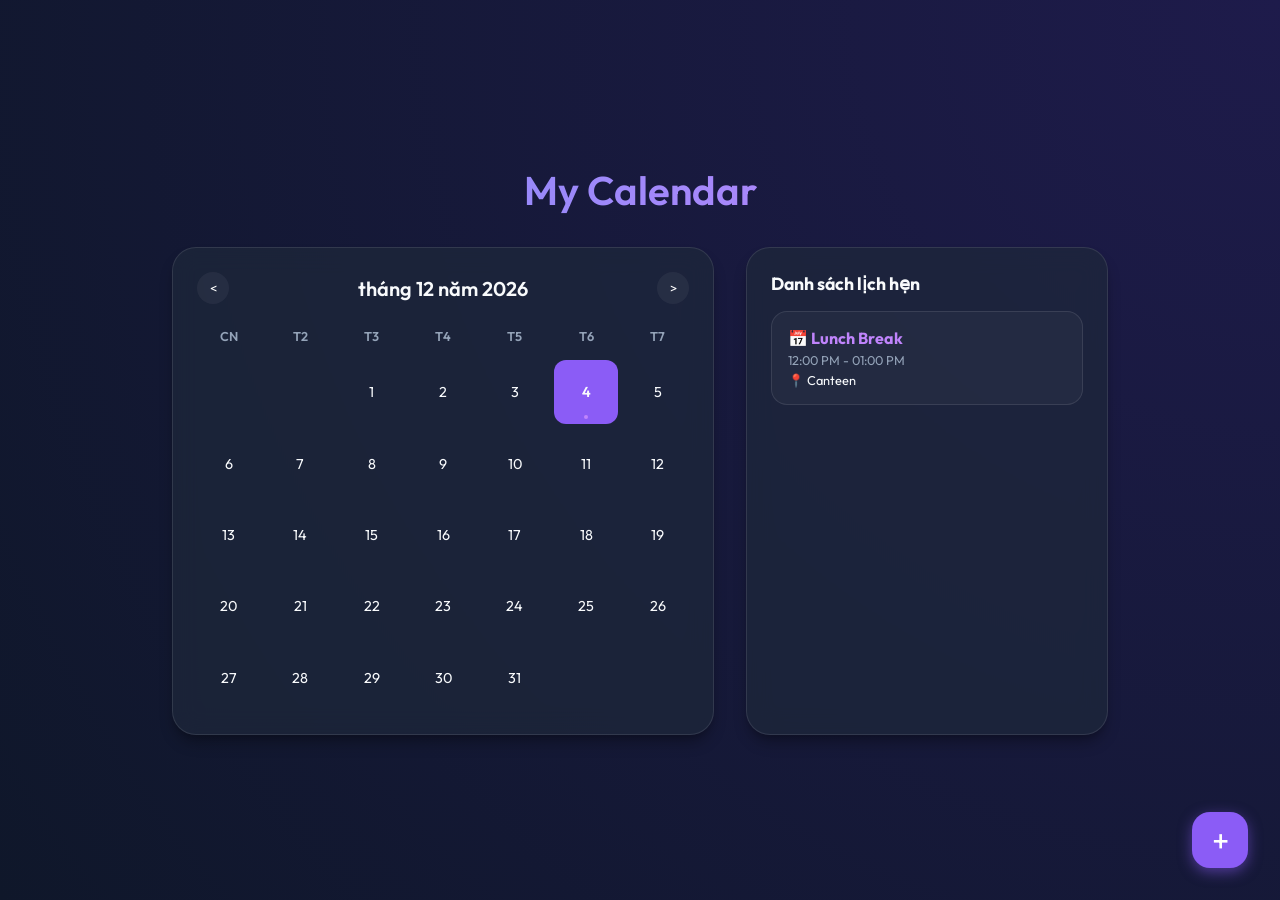
<file: index.html>
<!DOCTYPE html>
<html lang="vi">
<head>
    <meta charset="UTF-8">
    <meta name="viewport" content="width=device-width, initial-scale=1.0">
    <title>Calendar Appointment Manager</title>
    <link rel="stylesheet" href="style.css">
    <link rel="preconnect" href="https://fonts.googleapis.com">
    <link rel="preconnect" href="https://fonts.gstatic.com" crossorigin>
    <link href="https://fonts.googleapis.com/css2?family=Outfit:wght@300;400;600&display=swap" rel="stylesheet">
</head>
<body class="dark-theme">
    <div class="app-container">
        <header>
            <h1>My Calendar</h1>
            <p id="current-date"></p>
        </header>

        <main>
            <div class="calendar-wrapper">
                <div class="calendar-header">
                    <button id="prev-btn">&lt;</button>
                    <h2 id="month-year">Tháng 4, 2026</h2>
                    <button id="next-btn">&gt;</button>
                </div>
                <div class="calendar-grid" id="calendar-grid">
                    <!-- Days of week -->
                    <div class="day-label">CN</div>
                    <div class="day-label">T2</div>
                    <div class="day-label">T3</div>
                    <div class="day-label">T4</div>
                    <div class="day-label">T5</div>
                    <div class="day-label">T6</div>
                    <div class="day-label">T7</div>
                    <!-- Calendar days will be injected here -->
                </div>
            </div>

            <div class="appointments-list-container">
                <h3>Danh sách lịch hẹn</h3>
                <div id="appointments-list" class="glass-list">
                    <p class="empty-msg">Chưa có lịch hẹn nào.</p>
                </div>
            </div>
        </main>

        <button id="add-btn" class="fab-btn">+</button>
    </div>

    <!-- Modal Form -->
    <div id="appointment-modal" class="modal">
        <div class="modal-content glass-effect">
            <span class="close-btn">&times;</span>
            <h2 id="modal-title">Thêm Appointment Mới</h2>
            <form id="appointment-form">
                <div class="form-group">
                    <label for="title">Tên cuộc hẹn</label>
                    <input type="text" id="title" placeholder="VD: Team Standup" required>
                </div>
                <div class="form-group">
                    <label for="location">Địa điểm</label>
                    <input type="text" id="location" placeholder="VD: Phòng họp số 1">
                </div>
                <div class="form-row">
                    <div class="form-group">
                        <label for="start-time">Giờ bắt đầu</label>
                        <input type="datetime-local" id="start-time" required>
                    </div>
                    <div class="form-group">
                        <label for="end-time">Giờ kết thúc</label>
                        <input type="datetime-local" id="end-time" required>
                    </div>
                </div>
                <div class="form-group">
                    <label for="reminder">Nhắc nhở</label>
                    <select id="reminder">
                        <option value="none">Không có</option>
                        <option value="5min">Trước 5 phút</option>
                        <option value="15min">Trước 15 phút</option>
                        <option value="1h">Trước 1 giờ</option>
                    </select>
                </div>
                <div class="form-actions">
                    <button type="submit" class="primary-btn">Lưu cuộc hẹn</button>
                    <button type="button" class="secondary-btn cancel-btn">Hủy</button>
                </div>
            </form>
        </div>
    </div>

    <!-- Conflict Warning Modal -->
    <div id="conflict-modal" class="modal alert-modal">
        <div class="modal-content glass-effect alert-content">
            <div class="alert-icon">⚠️</div>
            <h2>Phát hiện trùng lịch</h2>
            <p id="conflict-msg">Đã có một cuộc hẹn khác vào thời gian này.</p>
            <div class="form-actions">
                <button id="replace-btn" class="danger-btn">Thay thế lịch cũ</button>
                <button id="choose-time-btn" class="primary-btn">Chọn thời gian khác</button>
            </div>
        </div>
    </div>

    <!-- Group Suggest Modal -->
    <div id="group-modal" class="modal alert-modal">
        <div class="modal-content glass-effect alert-content">
            <div class="alert-icon">👥</div>
            <h2>Đề xuất tham gia họp nhóm</h2>
            <p id="group-msg">Phát hiện cuộc họp nhóm có thông tin tương đương.</p>
            <div class="form-actions">
                <button id="join-btn" class="success-btn">Đồng ý tham gia</button>
                <button id="keep-own-btn" class="secondary-btn">Không, tạo cái mới</button>
            </div>
        </div>
    </div>

    <script src="models.js"></script>
    <script src="app.js"></script>
</body>
</html>
</file>
<file: style.css>
:root {
    --primary: #8b5cf6;
    --primary-hover: #7c3aed;
    --success: #10b981;
    --danger: #ef4444;
    --warning: #f59e0b;
    --bg-dark: #0f172a;
    --bg-card: rgba(30, 41, 59, 0.7);
    --glass-border: rgba(255, 255, 255, 0.1);
    --text-main: #f8fafc;
    --text-dim: #94a3b8;
    --font-main: 'Outfit', sans-serif;
    --shadow-lg: 0 10px 15px -3px rgba(0, 0, 0, 0.3), 0 4px 6px -2px rgba(0, 0, 0, 0.15);
}

* {
    margin: 0;
    padding: 0;
    box-sizing: border-box;
    font-family: var(--font-main);
}

body.dark-theme {
    background: radial-gradient(circle at top right, #1e1b4b, #0f172a);
    color: var(--text-main);
    min-height: 100vh;
    display: flex;
    justify-content: center;
    align-items: center;
    overflow-x: hidden;
}

.app-container {
    width: 95%;
    max-width: 1000px;
    padding: 2rem;
    animation: fadeIn 0.8s ease-out;
}

header {
    margin-bottom: 2rem;
    text-align: center;
}

header h1 {
    font-size: 2.5rem;
    background: linear-gradient(to right, #818cf8, #c084fc);
    -webkit-background-clip: text;
    -webkit-text-fill-color: transparent;
    font-weight: 600;
}

header p {
    color: var(--text-dim);
    margin-top: 0.5rem;
}

main {
    display: grid;
    grid-template-columns: 1.5fr 1fr;
    gap: 2rem;
}

/* Calendar Styling */
.calendar-wrapper {
    background: var(--bg-card);
    backdrop-filter: blur(12px);
    border: 1px solid var(--glass-border);
    border-radius: 24px;
    padding: 1.5rem;
    box-shadow: var(--shadow-lg);
}

.calendar-header {
    display: flex;
    justify-content: space-between;
    align-items: center;
    margin-bottom: 1.5rem;
}

.calendar-header h2 {
    font-size: 1.25rem;
    font-weight: 600;
}

.calendar-header button {
    background: rgba(255, 255, 255, 0.05);
    border: none;
    color: white;
    width: 32px;
    height: 32px;
    border-radius: 50%;
    cursor: pointer;
    transition: 0.3s;
}

.calendar-header button:hover {
    background: var(--primary);
}

.calendar-grid {
    display: grid;
    grid-template-columns: repeat(7, 1fr);
    gap: 8px;
}

.day-label {
    text-align: center;
    color: var(--text-dim);
    font-size: 0.8rem;
    font-weight: 600;
    padding-bottom: 0.5rem;
}

.day-cell {
    aspect-ratio: 1;
    display: flex;
    justify-content: center;
    align-items: center;
    border-radius: 12px;
    cursor: pointer;
    transition: 0.3s;
    font-size: 0.9rem;
    position: relative;
    border: 1px solid transparent;
}

.day-cell:hover {
    background: rgba(139, 92, 246, 0.2);
    border-color: rgba(139, 92, 246, 0.3);
}

.day-cell.active {
    background: var(--primary);
    font-weight: 600;
}

.day-cell.has-event::after {
    content: '';
    position: absolute;
    bottom: 4px;
    width: 4px;
    height: 4px;
    background: #c084fc;
    border-radius: 50%;
}

.day-cell.other-month {
    color: rgba(255, 255, 255, 0.15);
}

/* Appointments List */
.appointments-list-container {
    background: var(--bg-card);
    backdrop-filter: blur(12px);
    border: 1px solid var(--glass-border);
    border-radius: 24px;
    padding: 1.5rem;
    box-shadow: var(--shadow-lg);
    display: flex;
    flex-direction: column;
}

.appointments-list-container h3 {
    margin-bottom: 1rem;
    font-size: 1.1rem;
    display: flex;
    align-items: center;
    gap: 0.5rem;
}

.glass-list {
    flex-grow: 1;
    overflow-y: auto;
}

.empty-msg {
    color: var(--text-dim);
    font-style: italic;
    text-align: center;
    margin-top: 2rem;
}

.appointment-card {
    background: rgba(255, 255, 255, 0.03);
    border: 1px solid var(--glass-border);
    border-radius: 16px;
    padding: 1rem;
    margin-bottom: 1rem;
    transition: 0.3s;
    animation: slideUp 0.4s ease-out;
}

.appointment-card:hover {
    background: rgba(255, 255, 255, 0.05);
    transform: translateX(4px);
}

.appointment-card h4 {
    color: #c084fc;
    margin-bottom: 0.25rem;
}

.appointment-card .time {
    font-size: 0.8rem;
    color: var(--text-dim);
    margin-bottom: 0.25rem;
}

.appointment-card .location {
    font-size: 0.8rem;
    display: flex;
    align-items: center;
    gap: 4px;
}

/* Modal Styling */
.modal {
    display: none;
    position: fixed;
    z-index: 1000;
    left: 0;
    top: 0;
    width: 100%;
    height: 100%;
    background-color: rgba(0, 0, 0, 0.6);
    backdrop-filter: blur(4px);
    justify-content: center;
    align-items: center;
}

.modal-content {
    background: #1e293b;
    width: 90%;
    max-width: 500px;
    border-radius: 24px;
    padding: 2rem;
    position: relative;
}

.glass-effect {
    background: rgba(30, 41, 59, 0.9);
    backdrop-filter: blur(20px);
    border: 1px solid var(--glass-border);
    box-shadow: 0 25px 50px -12px rgba(0, 0, 0, 0.5);
}

.close-btn {
    position: absolute;
    right: 1.5rem;
    top: 1.5rem;
    font-size: 1.5rem;
    cursor: pointer;
    color: var(--text-dim);
}

.form-group {
    margin-bottom: 1.25rem;
}

.form-row {
    display: grid;
    grid-template-columns: 1fr 1fr;
    gap: 1rem;
}

label {
    display: block;
    font-size: 0.85rem;
    color: var(--text-dim);
    margin-bottom: 0.5rem;
}

input, select {
    width: 100%;
    background: rgba(0, 0, 0, 0.2);
    border: 1px solid var(--glass-border);
    padding: 0.75rem 1rem;
    border-radius: 12px;
    color: white;
    outline: none;
    transition: 0.3s;
}

input:focus {
    border-color: var(--primary);
    box-shadow: 0 0 0 2px rgba(139, 92, 246, 0.2);
}

.form-actions {
    margin-top: 2rem;
    display: flex;
    gap: 1rem;
}

button.primary-btn, button.danger-btn, button.success-btn {
    flex: 1;
    padding: 0.75rem;
    border-radius: 12px;
    border: none;
    font-weight: 600;
    cursor: pointer;
    transition: 0.3s;
}

.primary-btn { background: var(--primary); color: white; }
.primary-btn:hover { background: var(--primary-hover); }

.secondary-btn {
    flex: 1;
    background: transparent;
    border: 1px solid var(--glass-border);
    color: var(--text-dim);
    border-radius: 12px;
    cursor: pointer;
    transition: 0.3s;
}

.secondary-btn:hover { background: rgba(255, 255, 255, 0.05); color: white; }

.danger-btn { background: var(--danger); color: white; }
.success-btn { background: var(--success); color: white; }

/* Floating Action Button */
.fab-btn {
    position: fixed;
    bottom: 2rem;
    right: 2rem;
    width: 56px;
    height: 56px;
    border-radius: 18px;
    background: var(--primary);
    color: white;
    font-size: 2rem;
    border: none;
    cursor: pointer;
    box-shadow: 0 4px 14px 0 rgba(139, 92, 246, 0.5);
    transition: 0.3s;
    display: flex;
    justify-content: center;
    align-items: center;
}

.fab-btn:hover {
    transform: scale(1.1) rotate(90deg);
}

/* Alert Modal Specifics */
.alert-content {
    text-align: center;
    max-width: 400px;
}

.alert-icon {
    font-size: 3rem;
    margin-bottom: 1rem;
}

#conflict-msg, #group-msg {
    color: var(--text-dim);
    margin-top: 0.5rem;
}

/* Animations */
@keyframes fadeIn {
    from { opacity: 0; transform: translateY(10px); }
    to { opacity: 1; transform: translateY(0); }
}

@keyframes slideUp {
    from { opacity: 0; transform: translateY(20px); }
    to { opacity: 1; transform: translateY(0); }
}

/* Responsive */
@media (max-width: 768px) {
    main { grid-template-columns: 1fr; }
    .form-row { grid-template-columns: 1fr; }
}
</file>
